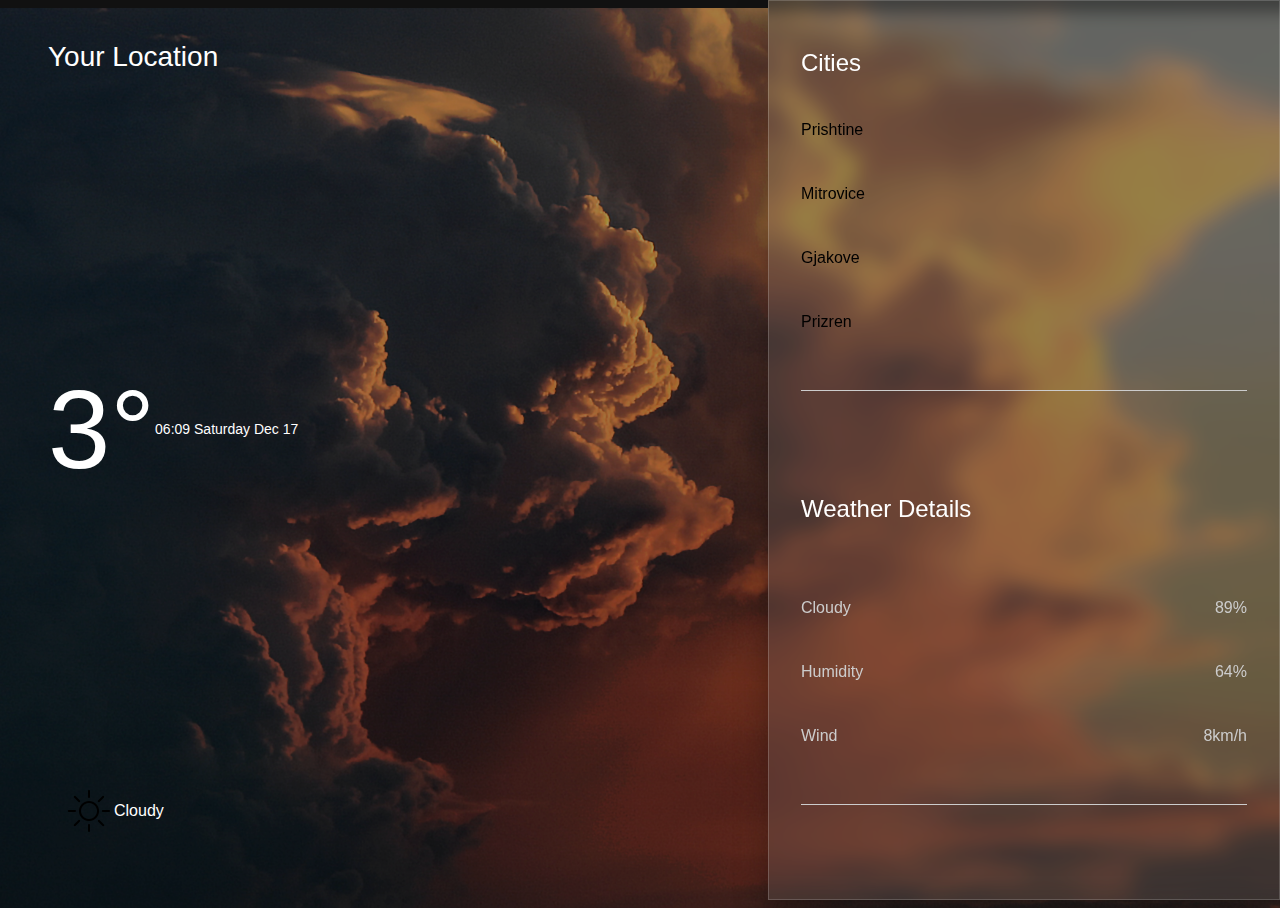
<file: index.html>
<!DOCTYPE html>
<html lang="en">
<head>
    <meta charset="UTF-8">
    <meta http-equiv="X-UA-Compatible" content="IE=edge">
    <meta name="viewport" content="width=device-width, initial-scale=1.0">
    <title>Weather</title>
    <link rel="stylesheet" href="style.css">
    <link rel="stylesheet" href="https://cdnjs.cloudflare.com/ajax/libs/font-awesome/4.7.0/css/font-awesome.min.css">
    <link rel="stylesheet" href="./bootstrap-5.2.3-dist/css/bootstrap-reboot.min.css">
</head>
<body class="index">
    <script src="./bootstrap-5.2.3-dist/js/bootstrap.min.js"></script>
    <script src="./bootstrap-5.2.3-dist/js/jquery-3.6.2.min.js"></script>
    <h1 id="Weather"></h1>

    <div class="Lz-weather-app">
    <div class="Lz-container">
        <h3 class="Lz-brand">Your Location</h3>
        <div>
            <h1 class="Lz-temp">3&#176;</h1>
            <small>
                <span class="Lz-time">06:09</span>
                <span class="Lz-date">Saturday Dec 17</span>
            </small>
        </div>
        <div class="Lz-weather">
            <img 
            src="./icons/sun (2).png"
            class="Lz-icon"
            width="50"
            height="50"
            />
            <span class="Lz-condition">Cloudy</span>
        </div>
    </div>
    </div>
    <div class="Lz-panel">
        <h4>Cities</h4>
      <table>
    <ul class="Lz-cities">
        <li class="Lz-city"><a href="Prishtine.html">Prishtine</a></li>
        <li class="Lz-city"><a href="Mitrovice.html">Mitrovice</a></li>
        <li class="Lz-city"><a href="Gjakove.html" >Gjakove</a></li>
        <li class="Lz-city"><a href="Prizren.html" >Prizren</a></li>
    </ul>
      </table>

    <ul class="Lz-details">
        <h4>Weather Details</h4>

        <table>
        <li>
            <span>Cloudy</span>
            <span class="Lz-cloud">89%</span>
        </li>
        <li>
            <span>Humidity</span>
            <span class="Lz-humidity">64%</span>
        </li>
        <li>
            <span>Wind</span>
            <span class="Lz-wind">8km/h</span>
        </li>
    </ul>
</table>
</div>
</body>
</html>
</file>
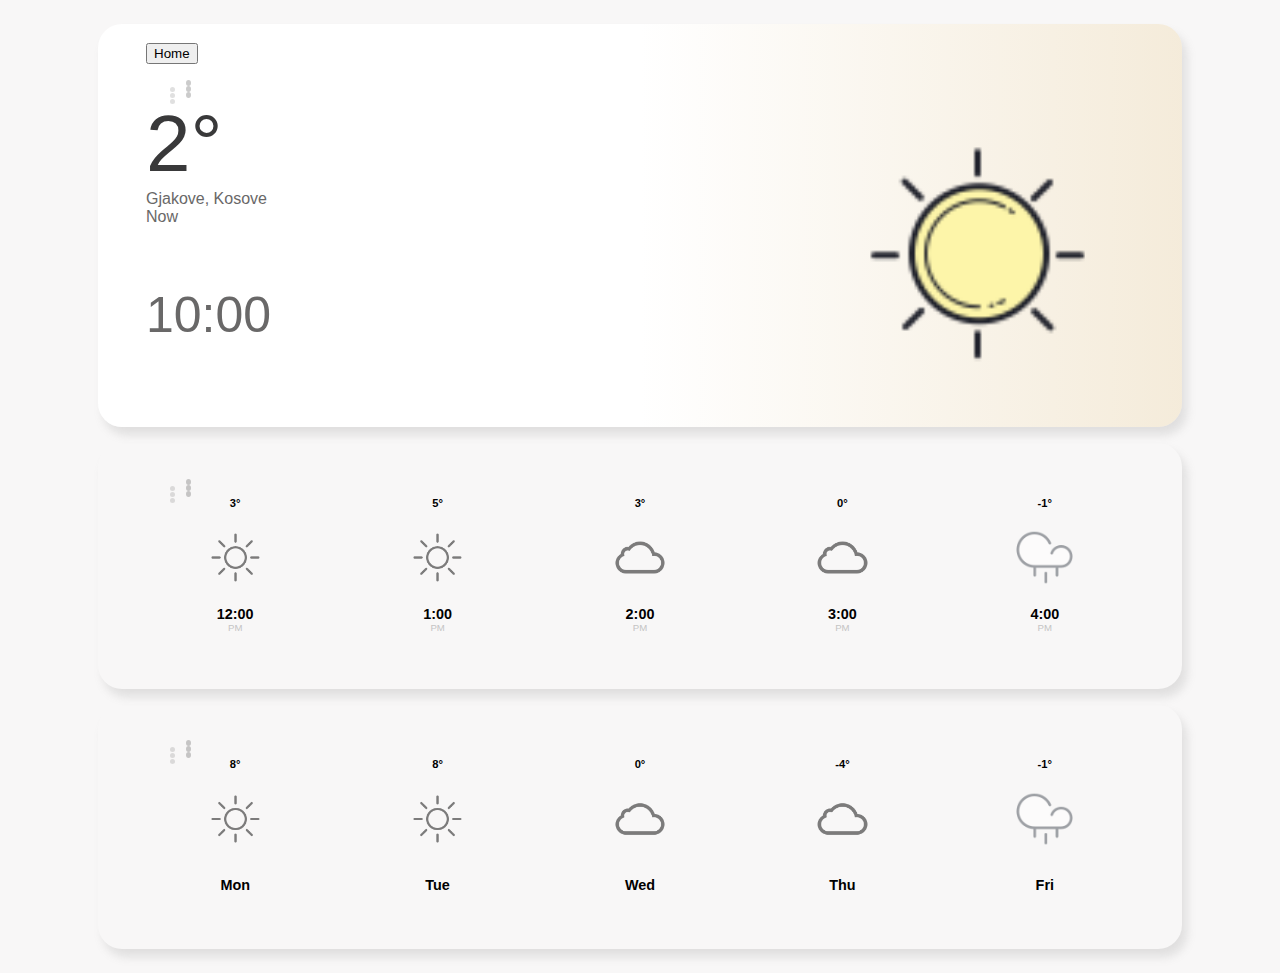
<file: Gjakove.html>
<!DOCTYPE html>
<html lang="en">

<head>
    <title>Gjakove Weather</title>
    <link rel="stylesheet" href="style.css">
    <link rel="stylesheet" href="./bootstrap-5.2.3-dist/css/bootstrap-grid.rtl.min.css">
</head>

<body class="gjakove">
    <script src="./bootstrap-5.2.3-dist/js/bootstrap.min.js"></script>
    <div class="container">
        <div class="card card-1">
            <div id="demo" class="carousel slide" data-ride="carousel">
                <form>
                    <input type="button" value="Home" onclick="history.back()">
                   </form>
                <!-- Indicators -->
                <ul class="carousel-indicators">
                  <li data-target="#demo" data-slide-to="0" class="active"></li>
                  <li data-target="#demo" data-slide-to="1"></li>
                  <li data-target="#demo" data-slide-to="2"></li>
                </ul>
              
                <!-- The slideshow -->
                <div class="carousel-inner">
                  <div class="carousel-item active">
                      <div class="row">
                        <div class="col-6">
                          <div class="temp">2&deg;</div> 
                          <div class="location">Gjakove, Kosove 
                            <br/> Now <br/>
                          </div>
                          <br/> <br/>
                            <div class="clock">10:00</div>
                        </div>
                        <div class="col-6 justify-content-right">
                          <img class="img-fluid" src="./icons/sun.png">
                        </div>
                      </div>
                     
                  </div>
                </div>
              
              </div>
        </div>
        <div class="card card-2">
          <div id="demo" class="carousel slide" data-ride="carousel">

            <!-- Indicators -->
            <ul class="carousel-indicators">
              <li data-target="#demo" data-slide-to="0"></li>
              <li data-target="#demo" data-slide-to="1" class="active"></li>
              <li data-target="#demo" data-slide-to="2"></li>
            </ul>
          
            <!-- The slideshow -->
            <div class="carousel-inner">
              <div class="carousel-item active">
                <div class="row">
                  <div class="col">
                    <div class="row row1">3&deg;</div>
                    <div class="row row2"><img class="img-fluid" src="./icons/sun (2).png"/></div>
                    <div class="row row3">12:00</div>
                    <div class="row row4">PM</div>
                  </div>
                  <div class="col">
                    <div class="row row1">5&deg;</div>
                    <div class="row row2"><img class="img-fluid" src="./icons/sun (2).png"/></div>
                    <div class="row row3">1:00</div>
                    <div class="row row4">PM</div>
                  </div>
                  <div class="col">
                    <div class="row row1">3&deg;</div>
                    <div class="row row2"><img class="img-fluid" src="./icons/cloud.png"/></div>
                    <div class="row row3">2:00</div>
                    <div class="row row4">PM</div>
                  </div>
                  <div class="col">
                    <div class="row row1">0&deg;</div>
                    <div class="row row2"><img class="img-fluid" src="./icons/cloud.png"/></div>
                    <div class="row row3">3:00</div>
                    <div class="row row4">PM</div>
                  </div>
                  <div class="col">
                    <div class="row row1">-1&deg;</div>
                    <div class="row row2"><img class="img-fluid" src="./icons/rain--v3.png_"></div>
                    <div class="row row3">4:00</div>
                    <div class="row row4">PM</div>
                  </div>
                </div>
                 
              </div>
            </div>
          
          </div>
          
          
        </div>
        <div class="card card-3">
          <div id="demo" class="carousel slide" data-ride="carousel">

            <!-- Indicators -->
            <ul class="carousel-indicators">
              <li data-target="#demo" data-slide-to="0"></li>
              <li data-target="#demo" data-slide-to="1"></li>
              <li data-target="#demo" data-slide-to="2" class="active"></li>
            </ul>
          
            <!-- The slideshow -->
            <div class="carousel-inner">
              <div class="carousel-item active">
                <div class="row">
                  <div class="col">
                    <div class="row row1">8&deg;</div>
                    <div class="row row2"><img class="img-fluid" src="./icons/sun (2).png"/></div>
                    <div class="row row3">Mon</div>
                  </div>
                  <div class="col">
                    <div class="row row1">8&deg;</div>
                    <div class="row row2"><img class="img-fluid" src="./icons/sun (2).png"/></div>
                    <div class="row row3">Tue</div>
                  </div>
                  <div class="col">
                    <div class="row row1">0&deg;</div>
                    <div class="row row2"><img class="img-fluid" src="./icons/cloud.png"/></div>
                    <div class="row row3">Wed</div>
                  </div>
                  <div class="col">
                    <div class="row row1">-4&deg;</div>
                    <div class="row row2"><img class="img-fluid" src="./icons/cloud.png"/></div>
                    <div class="row row3">Thu</div>
                  </div>
                  <div class="col">
                    <div class="row row1">-1&deg;</div>
                    <div class="row row2"><img class="img-fluid" src="./icons/rain--v3.png_"/></div>
                    <div class="row row3">Fri</div>
                  </div>
                </div>
                 
              </div>
            </div>
          
          </div>
        </div>
    </div>

</body>

</html>
    
    
</body>
</html>
</file>
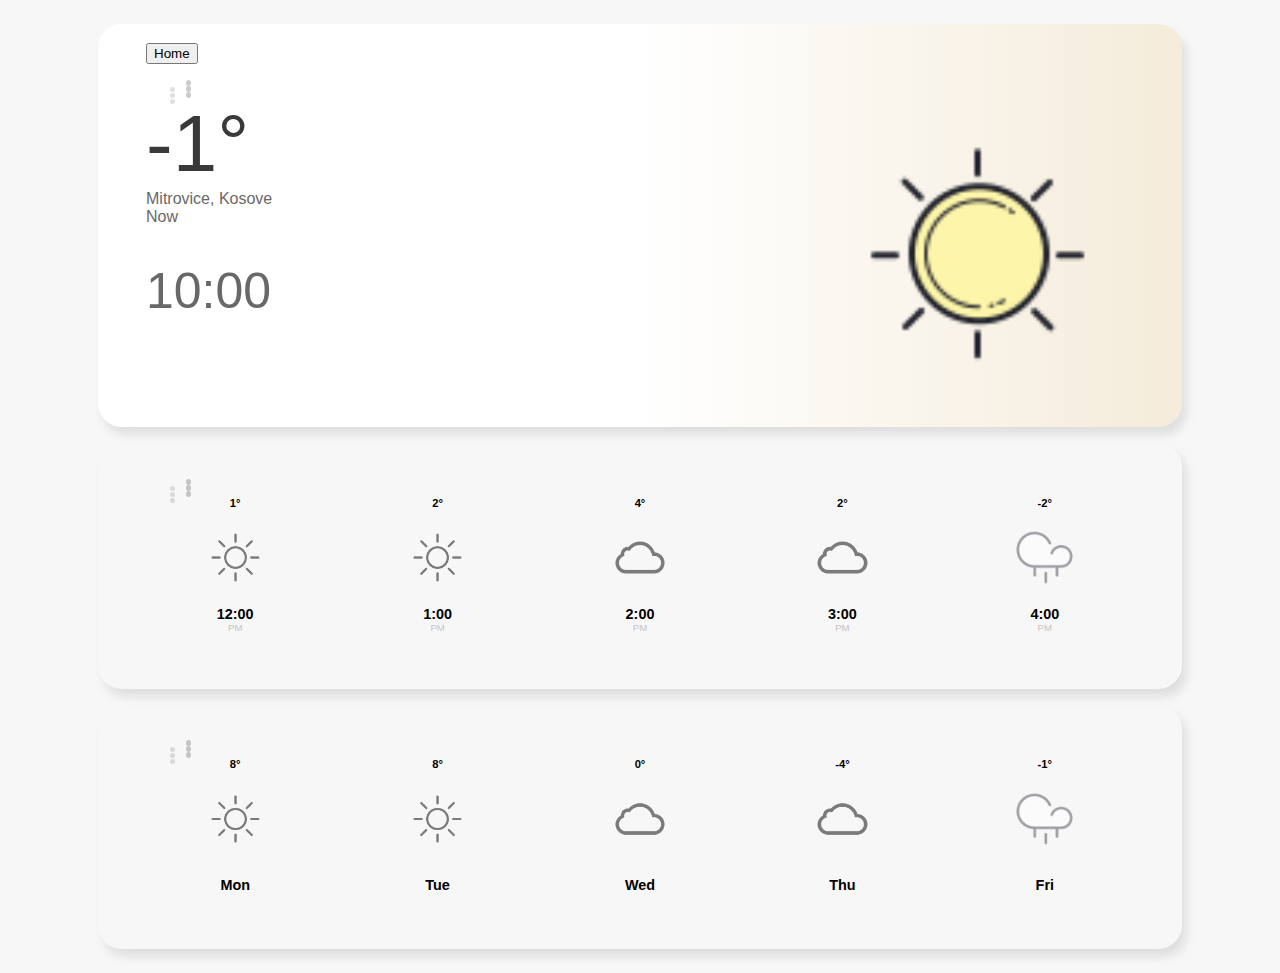
<file: Mitrovice.html>
<!DOCTYPE html>
<html lang="en">

<head>
    <title>Mitrovice Weather</title>
    <link rel="stylesheet" href="style.css">
    <link rel="stylesheet" href="./bootstrap-5.2.3-dist/css/bootstrap-grid.rtl.min.css">
</head>

<body class="mitrovice">
    <script src="./bootstrap-5.2.3-dist/js/bootstrap.min.js"></script>
    <div class="container">
        <div class="card card-1">
            <div id="demo" class="carousel slide" data-ride="carousel">
                <form>
                    <input type="button" value="Home" onclick="history.back()">
                   </form>

                <!-- Indicators -->
                <ul class="carousel-indicators">
                  <li data-target="#demo" data-slide-to="0" class="active"></li>
                  <li data-target="#demo" data-slide-to="1"></li>
                  <li data-target="#demo" data-slide-to="2"></li>
                </ul>
              
                <!-- The slideshow -->
                <div class="carousel-inner">
                  <div class="carousel-item active">
                      <div class="row">
                        <div class="col-6">
                          <div class="temp">-1&deg;</div> 
                          <div class="location">Mitrovice, Kosove 
                            <br/> Now <br/>
                            <br/> <br/>
                            <div class="clock">10:00</div>
                          </div>
                        </div>
                        <div class="col-6 justify-content-right">
                          <img class="img-fluid" src="./icons/sun.png">
                        </div>
                      </div>
                     
                  </div>
                </div>
              
              </div>
        </div>
        <div class="card card-2">
          <div id="demo" class="carousel slide" data-ride="carousel">

            <!-- Indicators -->
            <ul class="carousel-indicators">
              <li data-target="#demo" data-slide-to="0"></li>
              <li data-target="#demo" data-slide-to="1" class="active"></li>
              <li data-target="#demo" data-slide-to="2"></li>
            </ul>
          
            <!-- The slideshow -->
            <div class="carousel-inner">
              <div class="carousel-item active">
                <div class="row">
                  <div class="col">
                    <div class="row row1">1&deg;</div>
                    <div class="row row2"><img class="img-fluid" src="./icons/sun (2).png"/></div>
                    <div class="row row3">12:00</div>
                    <div class="row row4">PM</div>
                  </div>
                  <div class="col">
                    <div class="row row1">2&deg;</div>
                    <div class="row row2"><img class="img-fluid" src="./icons/sun (2).png"/></div>
                    <div class="row row3">1:00</div>
                    <div class="row row4">PM</div>
                  </div>
                  <div class="col">
                    <div class="row row1">4&deg;</div>
                    <div class="row row2"><img class="img-fluid" src="./icons/cloud.png"/></div>
                    <div class="row row3">2:00</div>
                    <div class="row row4">PM</div>
                  </div>
                  <div class="col">
                    <div class="row row1">2&deg;</div>
                    <div class="row row2"><img class="img-fluid" src="./icons/cloud.png"/></div>
                    <div class="row row3">3:00</div>
                    <div class="row row4">PM</div>
                  </div>
                  <div class="col">
                    <div class="row row1">-2&deg;</div>
                    <div class="row row2"><img class="img-fluid" src="./icons/rain--v3.png_"></div>
                    <div class="row row3">4:00</div>
                    <div class="row row4">PM</div>
                  </div>
                </div>
                 
              </div>
            </div>
          
          </div>
          
          
        </div>
        <div class="card card-3">
          <div id="demo" class="carousel slide" data-ride="carousel">

            <!-- Indicators -->
            <ul class="carousel-indicators">
              <li data-target="#demo" data-slide-to="0"></li>
              <li data-target="#demo" data-slide-to="1"></li>
              <li data-target="#demo" data-slide-to="2" class="active"></li>
            </ul>
          
            <!-- The slideshow -->
            <div class="carousel-inner">
              <div class="carousel-item active">
                <div class="row">
                  <div class="col">
                    <div class="row row1">8&deg;</div>
                    <div class="row row2"><img class="img-fluid" src="./icons/sun (2).png"/></div>
                    <div class="row row3">Mon</div>
                  </div>
                  <div class="col">
                    <div class="row row1">8&deg;</div>
                    <div class="row row2"><img class="img-fluid" src="./icons/sun (2).png"/></div>
                    <div class="row row3">Tue</div>
                  </div>
                  <div class="col">
                    <div class="row row1">0&deg;</div>
                    <div class="row row2"><img class="img-fluid" src="./icons/cloud.png"/></div>
                    <div class="row row3">Wed</div>
                  </div>
                  <div class="col">
                    <div class="row row1">-4&deg;</div>
                    <div class="row row2"><img class="img-fluid" src="./icons/cloud.png"/></div>
                    <div class="row row3">Thu</div>
                  </div>
                  <div class="col">
                    <div class="row row1">-1&deg;</div>
                    <div class="row row2"><img class="img-fluid" src="./icons/rain--v3.png_"/></div>
                    <div class="row row3">Fri</div>
                  </div>
                </div>
                 
              </div>
            </div>
          
          </div>
        </div>
    </div>

</body>

</html>
</file>
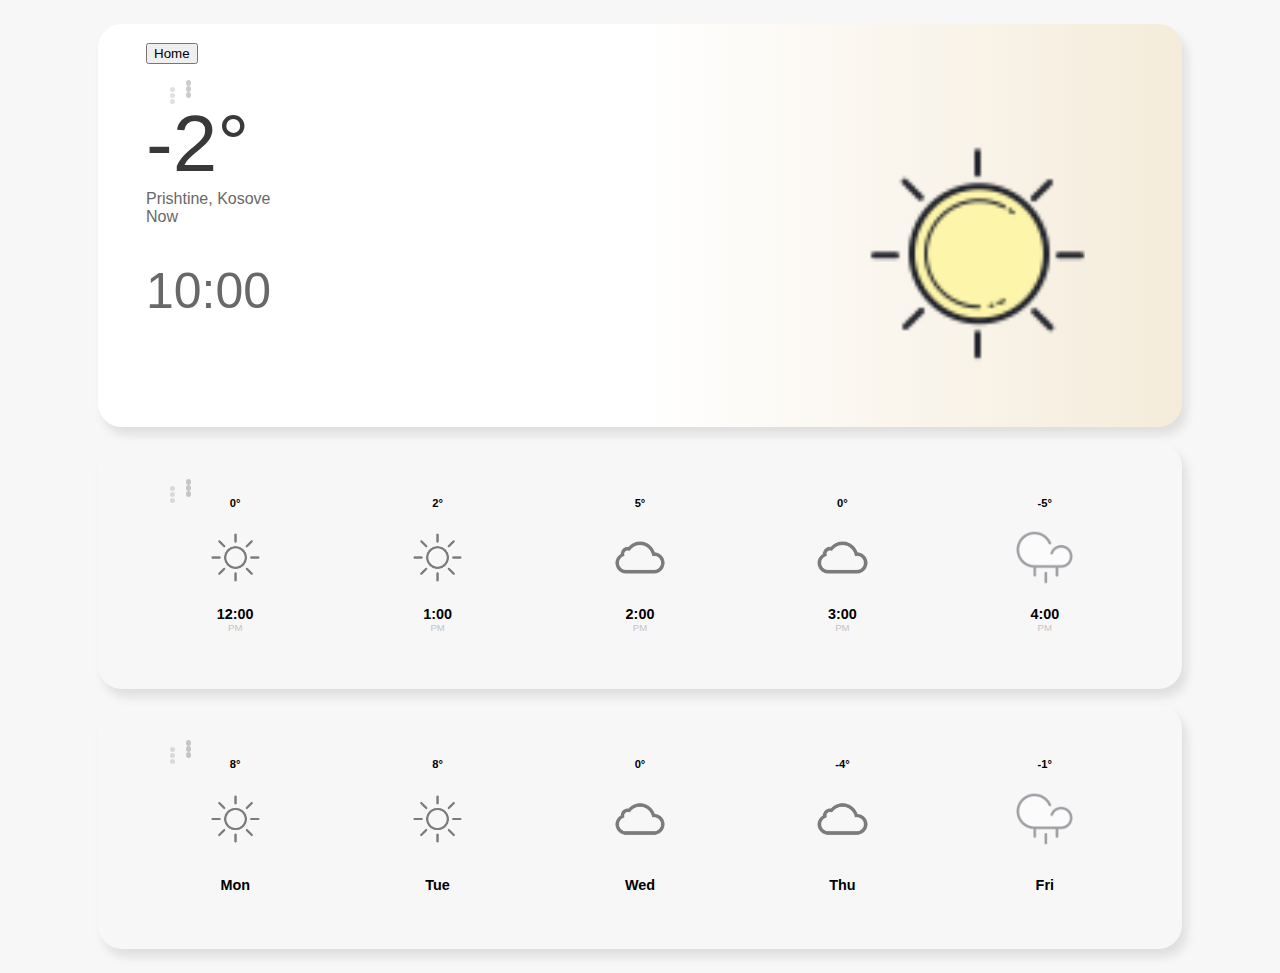
<file: Prishtine.html>
<!DOCTYPE html>
<html lang="en">

<head>
    <title>Prishtine Weather</title>
    <link rel="stylesheet" href="style.css">
    <link rel="stylesheet" href="./bootstrap-5.2.3-dist/css/bootstrap-grid.rtl.min.css">
</head>

<body class="prishtine">
    <script src="./bootstrap-5.2.3-dist/js/bootstrap.min.js"></script>
    <div class="container">
        <div class="card card-1">
            <div id="demo" class="carousel slide" data-ride="carousel">
                <form>
                    <input type="button" value="Home" onclick="history.back()">
                   </form>
                <!-- Indicators -->
                <ul class="carousel-indicators">
                  <li data-target="#demo" data-slide-to="0" class="active"></li>
                  <li data-target="#demo" data-slide-to="1"></li>
                  <li data-target="#demo" data-slide-to="2"></li>
                </ul>
              
                <!-- The slideshow -->
                <div class="carousel-inner">
                  <div class="carousel-item active">
                      <div class="row">
                        <div class="col-6">
                          <div class="temp">-2&deg;</div> 
                          <div class="location">Prishtine, Kosove 
                            <br/> Now <br/>
                            <br/> <br/>
                            <div class="clock">10:00</div>
                          </div>
                        </div>
                        <div class="col-6 justify-content-right">
                          <img class="img-fluid" src="./icons/sun.png">
                        </div>
                      </div>
                     
                  </div>
                </div>
              
              </div>
        </div>
        <div class="card card-2">
          <div id="demo" class="carousel slide" data-ride="carousel">

            <!-- Indicators -->
            <ul class="carousel-indicators">
              <li data-target="#demo" data-slide-to="0"></li>
              <li data-target="#demo" data-slide-to="1" class="active"></li>
              <li data-target="#demo" data-slide-to="2"></li>
            </ul>
          
            <!-- The slideshow -->
            <div class="carousel-inner">
              <div class="carousel-item active">
                <div class="row">
                  <div class="col">
                    <div class="row row1">0&deg;</div>
                    <div class="row row2"><img class="img-fluid" src="./icons/sun (2).png"/></div>
                    <div class="row row3">12:00</div>
                    <div class="row row4">PM</div>
                  </div>
                  <div class="col">
                    <div class="row row1">2&deg;</div>
                    <div class="row row2"><img class="img-fluid" src="./icons/sun (2).png"/></div>
                    <div class="row row3">1:00</div>
                    <div class="row row4">PM</div>
                  </div>
                  <div class="col">
                    <div class="row row1">5&deg;</div>
                    <div class="row row2"><img class="img-fluid" src="./icons/cloud.png"/></div>
                    <div class="row row3">2:00</div>
                    <div class="row row4">PM</div>
                  </div>
                  <div class="col">
                    <div class="row row1">0&deg;</div>
                    <div class="row row2"><img class="img-fluid" src="./icons/cloud.png"/></div>
                    <div class="row row3">3:00</div>
                    <div class="row row4">PM</div>
                  </div>
                  <div class="col">
                    <div class="row row1">-5&deg;</div>
                    <div class="row row2"><img class="img-fluid" src="./icons/rain--v3.png_"></div>
                    <div class="row row3">4:00</div>
                    <div class="row row4">PM</div>
                  </div>
                </div>
                 
              </div>
            </div>
          
          </div>
          
          
        </div>
        <div class="card card-3">
          <div id="demo" class="carousel slide" data-ride="carousel">

            <!-- Indicators -->
            <ul class="carousel-indicators">
              <li data-target="#demo" data-slide-to="0"></li>
              <li data-target="#demo" data-slide-to="1"></li>
              <li data-target="#demo" data-slide-to="2" class="active"></li>
            </ul>
          
            <!-- The slideshow -->
            <div class="carousel-inner">
              <div class="carousel-item active">
                <div class="row">
                  <div class="col">
                    <div class="row row1">8&deg;</div>
                    <div class="row row2"><img class="img-fluid" src="./icons/sun (2).png"/></div>
                    <div class="row row3">Mon</div>
                  </div>
                  <div class="col">
                    <div class="row row1">8&deg;</div>
                    <div class="row row2"><img class="img-fluid" src="./icons/sun (2).png"/></div>
                    <div class="row row3">Tue</div>
                  </div>
                  <div class="col">
                    <div class="row row1">0&deg;</div>
                    <div class="row row2"><img class="img-fluid" src="./icons/cloud.png"/></div>
                    <div class="row row3">Wed</div>
                  </div>
                  <div class="col">
                    <div class="row row1">-4&deg;</div>
                    <div class="row row2"><img class="img-fluid" src="./icons/cloud.png"/></div>
                    <div class="row row3">Thu</div>
                  </div>
                  <div class="col">
                    <div class="row row1">-1&deg;</div>
                    <div class="row row2"><img class="img-fluid" src="./icons/rain--v3.png_"/></div>
                    <div class="row row3">Fri</div>
                  </div>
                </div>
                 
              </div>
            </div>
          
          </div>
        </div>
    </div>

</body>

</html>
</file>
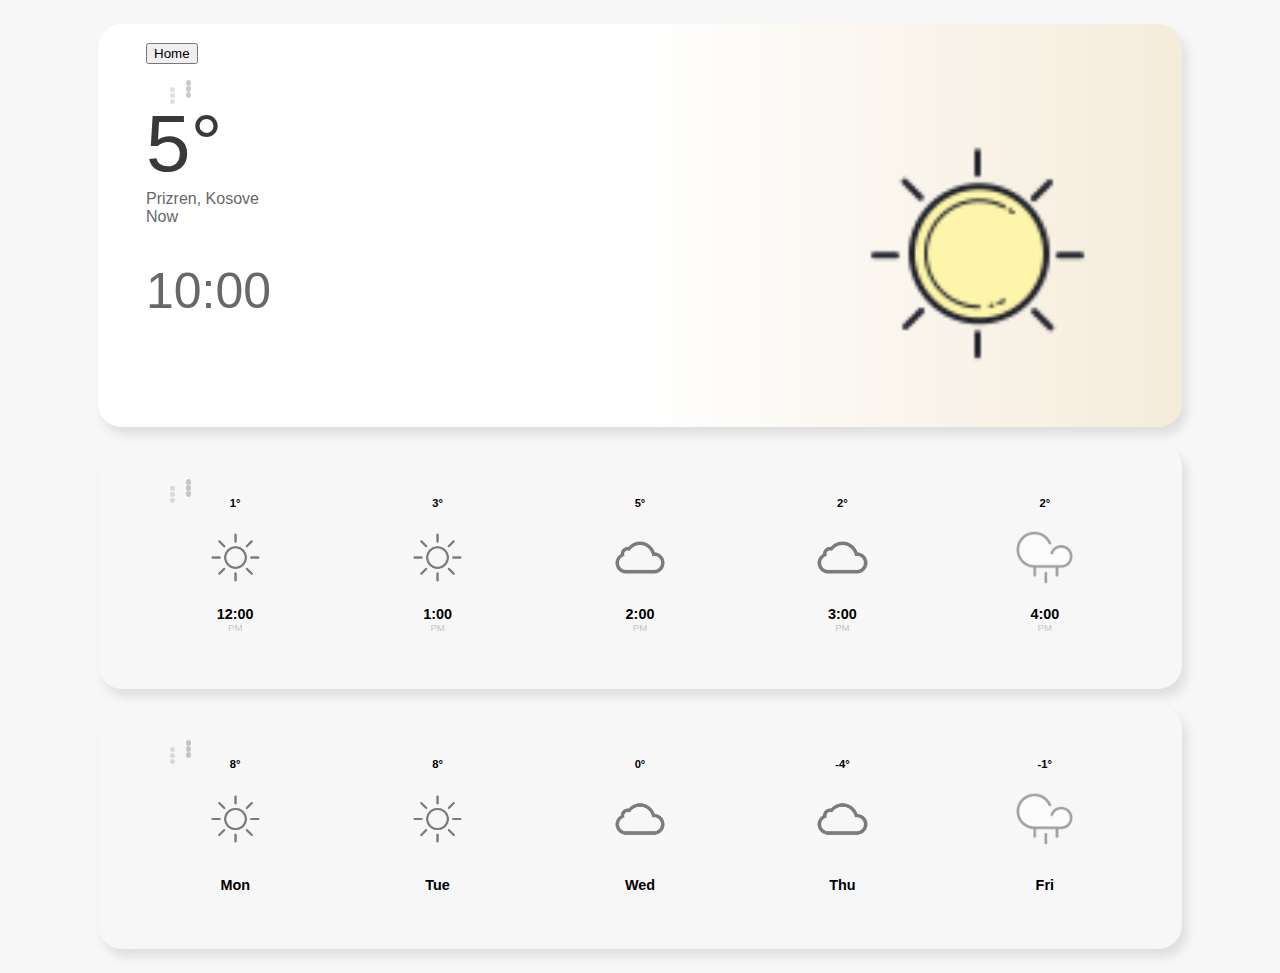
<file: Prizren.html>
<!DOCTYPE html>
<html lang="en">

<head>
    <title>Prizren Weather</title>
    <link rel="stylesheet" href="style.css">
    <link rel="stylesheet" href="./bootstrap-5.2.3-dist/css/bootstrap-grid.rtl.min.css">
</head>

<body class="prizren">
    <script src="./bootstrap-5.2.3-dist/js/bootstrap.min.js"></script>
    <div class="container">
        <div class="card card-1">
            <div id="demo" class="carousel slide" data-ride="carousel">
                <form>
                    <input type="button" value="Home" onclick="history.back()">
                   </form>
                <!-- Indicators -->
                <ul class="carousel-indicators">
                  <li data-target="#demo" data-slide-to="0" class="active"></li>
                  <li data-target="#demo" data-slide-to="1"></li>
                  <li data-target="#demo" data-slide-to="2"></li>
                </ul>
              
                <!-- The slideshow -->
                <div class="carousel-inner">
                  <div class="carousel-item active">
                      <div class="row">
                        <div class="col-6">
                          <div class="temp">5&deg;</div> 
                          <div class="location">Prizren, Kosove 
                            <br/> Now <br/>
                            <br/> <br/>
                            <div class="clock">10:00</div>
                          </div>
                        </div>
                        <div class="col-6 justify-content-right">
                          <img class="img-fluid" src="./icons/sun.png">
                        </div>
                      </div>
                     
                  </div>
                </div>
              
              </div>
        </div>
        <div class="card card-2">
          <div id="demo" class="carousel slide" data-ride="carousel">

            <!-- Indicators -->
            <ul class="carousel-indicators">
              <li data-target="#demo" data-slide-to="0"></li>
              <li data-target="#demo" data-slide-to="1" class="active"></li>
              <li data-target="#demo" data-slide-to="2"></li>
            </ul>
          
            <!-- The slideshow -->
            <div class="carousel-inner">
              <div class="carousel-item active">
                <div class="row">
                  <div class="col">
                    <div class="row row1">1&deg;</div>
                    <div class="row row2"><img class="img-fluid" src="./icons/sun (2).png"/></div>
                    <div class="row row3">12:00</div>
                    <div class="row row4">PM</div>
                  </div>
                  <div class="col">
                    <div class="row row1">3&deg;</div>
                    <div class="row row2"><img class="img-fluid" src="./icons/sun (2).png"/></div>
                    <div class="row row3">1:00</div>
                    <div class="row row4">PM</div>
                  </div>
                  <div class="col">
                    <div class="row row1">5&deg;</div>
                    <div class="row row2"><img class="img-fluid" src="./icons/cloud.png"/></div>
                    <div class="row row3">2:00</div>
                    <div class="row row4">PM</div>
                  </div>
                  <div class="col">
                    <div class="row row1">2&deg;</div>
                    <div class="row row2"><img class="img-fluid" src="./icons/cloud.png"/></div>
                    <div class="row row3">3:00</div>
                    <div class="row row4">PM</div>
                  </div>
                  <div class="col">
                    <div class="row row1">2&deg;</div>
                    <div class="row row2"><img class="img-fluid" src="./icons/rain--v3.png_"></div>
                    <div class="row row3">4:00</div>
                    <div class="row row4">PM</div>
                  </div>
                </div>
                 
              </div>
            </div>
          
          </div>
          
          
        </div>
        <div class="card card-3">
          <div id="demo" class="carousel slide" data-ride="carousel">

            <!-- Indicators -->
            <ul class="carousel-indicators">
              <li data-target="#demo" data-slide-to="0"></li>
              <li data-target="#demo" data-slide-to="1"></li>
              <li data-target="#demo" data-slide-to="2" class="active"></li>
            </ul>
          
            <!-- The slideshow -->
            <div class="carousel-inner">
              <div class="carousel-item active">
                <div class="row">
                  <div class="col">
                    <div class="row row1">8&deg;</div>
                    <div class="row row2"><img class="img-fluid" src="./icons/sun (2).png"/></div>
                    <div class="row row3">Mon</div>
                  </div>
                  <div class="col">
                    <div class="row row1">8&deg;</div>
                    <div class="row row2"><img class="img-fluid" src="./icons/sun (2).png"/></div>
                    <div class="row row3">Tue</div>
                  </div>
                  <div class="col">
                    <div class="row row1">0&deg;</div>
                    <div class="row row2"><img class="img-fluid" src="./icons/cloud.png"/></div>
                    <div class="row row3">Wed</div>
                  </div>
                  <div class="col">
                    <div class="row row1">-4&deg;</div>
                    <div class="row row2"><img class="img-fluid" src="./icons/cloud.png"/></div>
                    <div class="row row3">Thu</div>
                  </div>
                  <div class="col">
                    <div class="row row1">-1&deg;</div>
                    <div class="row row2"><img class="img-fluid" src="./icons/rain--v3.png_"/></div>
                    <div class="row row3">Fri</div>
                  </div>
                </div>
                 
              </div>
            </div>
          
          </div>
        </div>
    </div>

</body>

</html>
</file>
<file: style.css>
.index {
    margin:0 ;
    font-family: sans-serif;
    background: #111;
}

*{
    box-sizing: border-box;
}

h1, h3{
    font-weight: 400;
}
.Lz-weather-app{
    min-height: 100vh;
    background-image: url(./images/day.jpg);
    background-position: center;
    background-repeat: no-repeat;
    background-size: cover;
    color: #fff;
    position: relative;
    transition: 500ms;
    opacity: 1; 
}

.Lz-weather-app::before{
    content: "";
    position: absolute;
    top: 0;
    left: 0;
    width: 100%;
    height: 100%;
    background: rgba(0, 0, 0, 0.3);
    z-index: 0;
}

.Lz-container{
    position: absolute;
    top: 0;
    left: 0;
    width: 100%;
    height: 100%;
    display: flex;
    justify-content: space-between;
    align-items: flex-start;
    flex-direction: column;
    padding: 2em 3em 4em 3em;
}

.Lz-container > div{
    display: flex;
    justify-content: center;
    align-items: center;
}
.Lz-city-item,
.Lz-temp,
.Lz-weather {
    margin:0 1em ;
}

.Lz-city-time h1{
    margin: 0;
    margin-bottom: 0.2em;
    font-size: 3em;
}

.Lz-temp{
    font-size: 7em;
    margin: 0;
}

.Lz-weather img{
    display: block;
    margin: 0.5em 0;
}

.Lz-panel{
    position: absolute;
    width: 40%;
    height: 100%;
    top:0;
    right: 0;
    background: rgba(110, 110, 110, 0.25);
    box-shadow: 0 8px 32px 0
    rgba(0, 0, 0, 0.3);
    backdrop-filter: blur(10px);
    -webkit-backdrop-filter: blur(10px);
    border: 1px solid rgba(255, 255, 255, 0.18);
    z-index: 1;
    padding: 3em 2em;
    overflow-y: scroll;
}

.Lz-panel form{
    margin-bottom: 3em;
}

.Lz-submit{
    position: absolute;
    top: 0;
    right: 0;
    padding: 1.5em;
    margin: 0;
    border: none;
    outline: none;
    background: #fa6d1b;
    color: #fff;
    cursor: pointer;
    font-size: 1.2em;
    transition: 0.4s;
}
.Lz-submit img{
    width: 20px;
    height: auto;
    margin: auto;
    border-radius: 30%;
}

.Lz-submit:hover{
    background: #fff !important;
    color: #000;
}



.Lz-panel ul{
    padding: 0 0 1em 0;
    margin: 2em 0;
    border-bottom: 1px #ccc solid;
}

.Lz-panel ul li {
    color: #ccc;
    margin: 2.5em 0;
}

.Lz-panel ul h4{
    margin: 3em 0;
}
.Lz-panel h4{
    color: #fff;
}

.Lz-city{
    display: block;
    cursor: pointer;
}
.Lz-city a{
    text-decoration: none;
    color: black;
}
.Lz-city a:hover{
    color: #fff;
}
.Lz-details li{
    display: flex;
    justify-content: space-between;
    align-items: center;
}
.Lz-details h4{
    color:#fff;
}
/*Per index.html deri ktu*/

.prishtine{
    min-height: 100vh;
    display: flex;
    align-items: center;
    justify-content: center;
    background-color: rgba(238, 237, 237, 0.438);
    color: rgb(105, 104, 104);
    font-family: sans-serif;
}
.container
{
    width: fit-content;
}
.card{
    padding: 1.2rem 3rem 1rem 3rem;
    margin: 1rem;
    border-radius: 1.5rem;
    border-color: rgba(238, 237, 237, 0.438);
    box-shadow: 5px 8px 10px #80808033;
}
@media(max-width:767px){
    .card{
        height: 10rem;
        padding: 1.5rem 1.5rem 1rem 1.5rem;
    }
}
.carousel-indicators li {
    width: 5px;
    height: 6px;
    border-radius: 100%;
    opacity: 0.2;
    background-color: #000000;
}
.carousel-indicators{
    margin-bottom: 0;
}
.temp{
    font-size: 5rem;
    color: rgb(57, 57, 58);
}
.card-1{
    background: linear-gradient(to right, #ffffff 50%, rgba(241, 224, 190, 0.507));
}
@media(max-width:767px)
{
    .temp{
        font-size: 3rem;
    }
}
.location{
    margin-bottom: 1.5rem;
}
@media(max-width:767px)
{
    .location{
        font-size: 0.75rem;
    }
}
.img-fluid{
    float: right;
    width: 65%;
    display: flex;
    align-items: center;
}
.row2 .img-fluid{
    margin: 10% 0;
    opacity: 0.5;
    width: 40%;
}
.card-2 .row{
    justify-content: center;
}
.card-3 .row{
    justify-content: center;
}
.row1{
    font-size: 0.7rem;
    font-weight: bold;
    color: black;
}
.row3{
    font-size: 0.9rem;
    font-weight: bold;
    color: black;
}
@media(max-width:400px)
{
    .row3{
        font-size: 0.7rem;
        font-weight: bold;
        color: black;
    }
}
@media(max-width:320px)
{
    .row3{
        font-size: 0.6rem;
        font-weight: bold;
        color: black;
    }
}
.row4{
    font-size: 0.6rem;
    color: rgb(196, 196, 196);
    margin: 5% 0 2.5rem;
}
.card-3 .row3{
    margin: 5% 0 2.5rem;
}
.col{
    overflow: visible;
}
.row{
    overflow: visible;
}
.clock{
    font-size: 50px;
 }
 /*Per prishine.html deri ktu*/

 .mitrovice{
    min-height: 100vh;
    display: flex;
    align-items: center;
    justify-content: center;
    background-color: rgba(238, 237, 237, 0.438);
    color: rgb(105, 104, 104);
    font-family: sans-serif;
 }
 .container
 {
    width: fit-content;
 }
 .card{
    padding: 1.2rem 3rem 1rem 3rem;
    margin: 1rem;
    border-radius: 1.5rem;
    border-color: rgba(238, 237, 237, 0.438);
    box-shadow: 5px 8px 10px #80808033;
 }
 @media(max-width:767px){
    .card{
        height: 10rem;
        padding: 1.5rem 1.5rem 1rem 1.5rem;
    }
 }
 .carousel-indicators li {
    width: 5px;
    height: 6px;
    border-radius: 100%;
    opacity: 0.2;
    background-color: #000000;
 }
 .carousel-indicators{
    margin-bottom: 0;
 }
 .temp{
    font-size: 5rem;
    color: rgb(57, 57, 58);
 }
 .card-1{
    background: linear-gradient(to right, #ffffff 50%, rgba(241, 224, 190, 0.507));
 }
 @media(max-width:767px)
 {
    .temp{
        font-size: 3rem;
    }
 }
 .location{
    margin-bottom: 1.5rem;
 }
 @media(max-width:767px)
 {
    .location{
        font-size: 0.75rem;
    }
 }
 .img-fluid{
    float: right;
    width: 65%;
    display: flex;
    align-items: center;
 }
 .row2 .img-fluid{
    margin: 10% 0;
    opacity: 0.5;
    width: 40%;
 }
 .card-2 .row{
    justify-content: center;
 }
 .card-3 .row{
    justify-content: center;
 }
 .row1{
    font-size: 0.7rem;
    font-weight: bold;
    color: black;
 }
 .row3{
    font-size: 0.9rem;
    font-weight: bold;
    color: black;
 }
 @media(max-width:400px)
 {
    .row3{
        font-size: 0.7rem;
        font-weight: bold;
        color: black;
    }
 }
 @media(max-width:320px)
 {
    .row3{
        font-size: 0.6rem;
        font-weight: bold;
        color: black;
    }
 }
 .row4{
    font-size: 0.6rem;
    color: rgb(196, 196, 196);
    margin: 5% 0 2.5rem;
 }
 .card-3 .row3{
    margin: 5% 0 2.5rem;
 }
 .col{
    overflow: visible;
 }
 .row{
    overflow: visible;
 }
 .clock{
    font-size: 50px;
 }
 /*Per mitrovice.html deri ktu*/

 .gjakove{
    min-height: 100vh;
    display: flex;
    align-items: center;
    justify-content: center;
    background-color: rgba(238, 237, 237, 0.438);
    color: rgb(105, 104, 104);
    font-family: sans-serif;
}
.container
{
    width: fit-content;
}
.card{
    padding: 1.2rem 3rem 1rem 3rem;
    margin: 1rem;
    border-radius: 1.5rem;
    border-color: rgba(238, 237, 237, 0.438);
    box-shadow: 5px 8px 10px #80808033;
}
@media(max-width:767px){
    .card{
        height: 10rem;
        padding: 1.5rem 1.5rem 1rem 1.5rem;
    }
}
.carousel-indicators li {
    width: 5px;
    height: 6px;
    border-radius: 100%;
    opacity: 0.2;
    background-color: #000000;
}
.carousel-indicators{
    margin-bottom: 0;
}
.temp{
    font-size: 5rem;
    color: rgb(57, 57, 58);
}
.card-1{
    background: linear-gradient(to right, #ffffff 50%, rgba(241, 224, 190, 0.507));
}
@media(max-width:767px)
{
    .temp{
        font-size: 3rem;
    }
}
.location{
    margin-bottom: 1.5rem;
}
@media(max-width:767px)
{
    .location{
        font-size: 0.75rem;
    }
}
.img-fluid{
    float: right;
    width: 65%;
    display: flex;
    align-items: center;
}
.row2 .img-fluid{
    margin: 10% 0;
    opacity: 0.5;
    width: 40%;
}
.card-2 .row{
    justify-content: center;
}
.card-3 .row{
    justify-content: center;
}
.row1{
    font-size: 0.7rem;
    font-weight: bold;
    color: black;
}
.row3{
    font-size: 0.9rem;
    font-weight: bold;
    color: black;
}
@media(max-width:400px)
{
    .row3{
        font-size: 0.7rem;
        font-weight: bold;
        color: black;
    }
}
@media(max-width:320px)
{
    .row3{
        font-size: 0.6rem;
        font-weight: bold;
        color: black;
    }
}
.row4{
    font-size: 0.6rem;
    color: rgb(196, 196, 196);
    margin: 5% 0 2.5rem;
}
.card-3 .row3{
    margin: 5% 0 2.5rem;
}
.col{
    overflow: visible;
}
.row{
    overflow: visible;
}
.clock{
    font-size: 50px;
 }
 /*Per gjakove.html deri ktu*/

 .prizren{
    min-height: 100vh;
    display: flex;
    align-items: center;
    justify-content: center;
    background-color: rgba(238, 237, 237, 0.438);
    color: rgb(105, 104, 104);
    font-family: sans-serif;
}
.container
{
    width: fit-content;
}
.card{
    padding: 1.2rem 3rem 1rem 3rem;
    margin: 1rem;
    border-radius: 1.5rem;
    border-color: rgba(238, 237, 237, 0.438);
    box-shadow: 5px 8px 10px #80808033;
}
@media(max-width:767px){
    .card{
        height: 10rem;
        padding: 1.5rem 1.5rem 1rem 1.5rem;
    }
}
.carousel-indicators li {
    width: 5px;
    height: 6px;
    border-radius: 100%;
    opacity: 0.2;
    background-color: #000000;
}
.carousel-indicators{
    margin-bottom: 0;
}
.temp{
    font-size: 5rem;
    color: rgb(57, 57, 58);
}
.card-1{
    background: linear-gradient(to right, #ffffff 50%, rgba(241, 224, 190, 0.507));
}
@media(max-width:767px)
{
    .temp{
        font-size: 3rem;
    }
}
.location{
    margin-bottom: 1.5rem;
}
@media(max-width:767px)
{
    .location{
        font-size: 0.75rem;
    }
}
.img-fluid{
    float: right;
    width: 65%;
    display: flex;
    align-items: center;
}
.row2 .img-fluid{
    margin: 10% 0;
    opacity: 0.5;
    width: 40%;
}
.card-2 .row{
    justify-content: center;
}
.card-3 .row{
    justify-content: center;
}
.row1{
    font-size: 0.7rem;
    font-weight: bold;
    color: black;
}
.row3{
    font-size: 0.9rem;
    font-weight: bold;
    color: black;
}
@media(max-width:400px)
{
    .row3{
        font-size: 0.7rem;
        font-weight: bold;
        color: black;
    }
}
@media(max-width:320px)
{
    .row3{
        font-size: 0.6rem;
        font-weight: bold;
        color: black;
    }
}
.row4{
    font-size: 0.6rem;
    color: rgb(196, 196, 196);
    margin: 5% 0 2.5rem;
}
.card-3 .row3{
    margin: 5% 0 2.5rem;
}
.col{
    overflow: visible;
}
.row{
    overflow: visible;
}
.clock{
    font-size: 50px;
 }
 /*Per prizren.html deri ktu*/


 @media screen and (max-width: 800px){
    .Lz-panel, .Lz-container{
        position: relative;
        width: 100%;
        top: initial;
    }
    
}

@media  screen and (max-width:500px) {
    html{
        font-size: 12px;
    }  
}

@media screen and (max-height:300px){
    .Lz-weather-app{
        min-height: 40em;
    }
    
}
/*Pjesa resopnisive ktu*/
</file>
